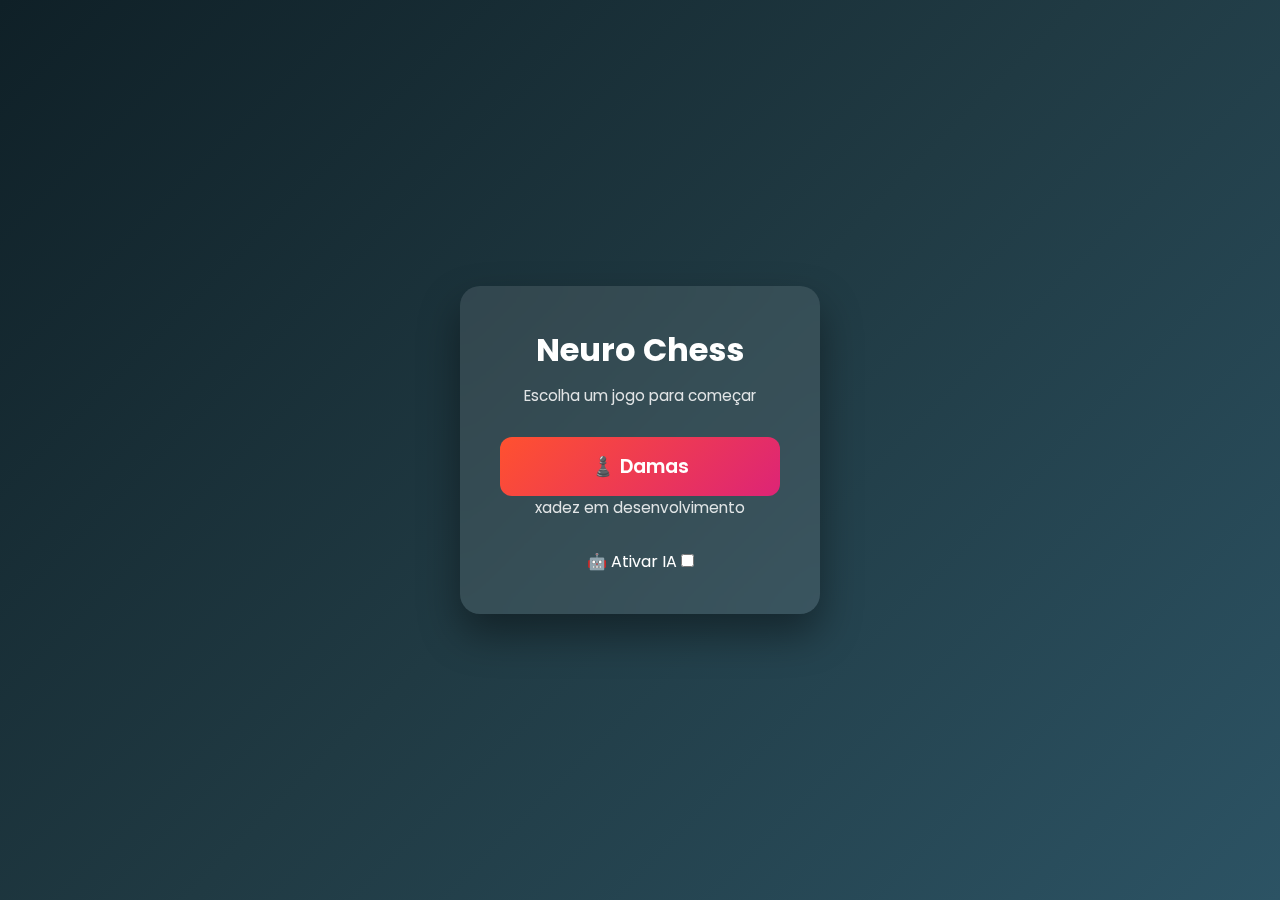
<file: index.html>
<!DOCTYPE html>
<html lang="pt-BR">
<head>
    <meta charset="UTF-8">
    <title>Damas | Menu</title>
    <link rel="stylesheet" href="css/style.css">
    <link href="https://fonts.googleapis.com/css2?family=Poppins:wght@300;400;600&display=swap" rel="stylesheet">
</head>
<body>
    <div class="container">
        <div class="menu-card">
            <h1> Neuro Chess</h1>
            <p>Escolha um jogo para começar</p>

            <button class="game-button" onclick="entrarNoJogo()">
                ♟️ Damas
            </button>

            <p>xadez em desenvolvimento</p>
            <div class="ai-toggle">
                <span>🤖 Ativar IA</span>
                <label class="switch">
                    <input type="checkbox" id="aiSwitch">
                    <span class="slider"></span>
                </label>
            </div>
        </div>
    </div>

    <script>
        
        const aiSwitch = document.getElementById("aiSwitch");

        aiSwitch.checked = localStorage.getItem("useAI") === "true";

        aiSwitch.addEventListener("change", () => {
            localStorage.setItem("useAI", aiSwitch.checked);
        });

        function entrarNoJogo() {
            window.location.href = "game.html";
        }
    </script>
</body>
</html>
</file>
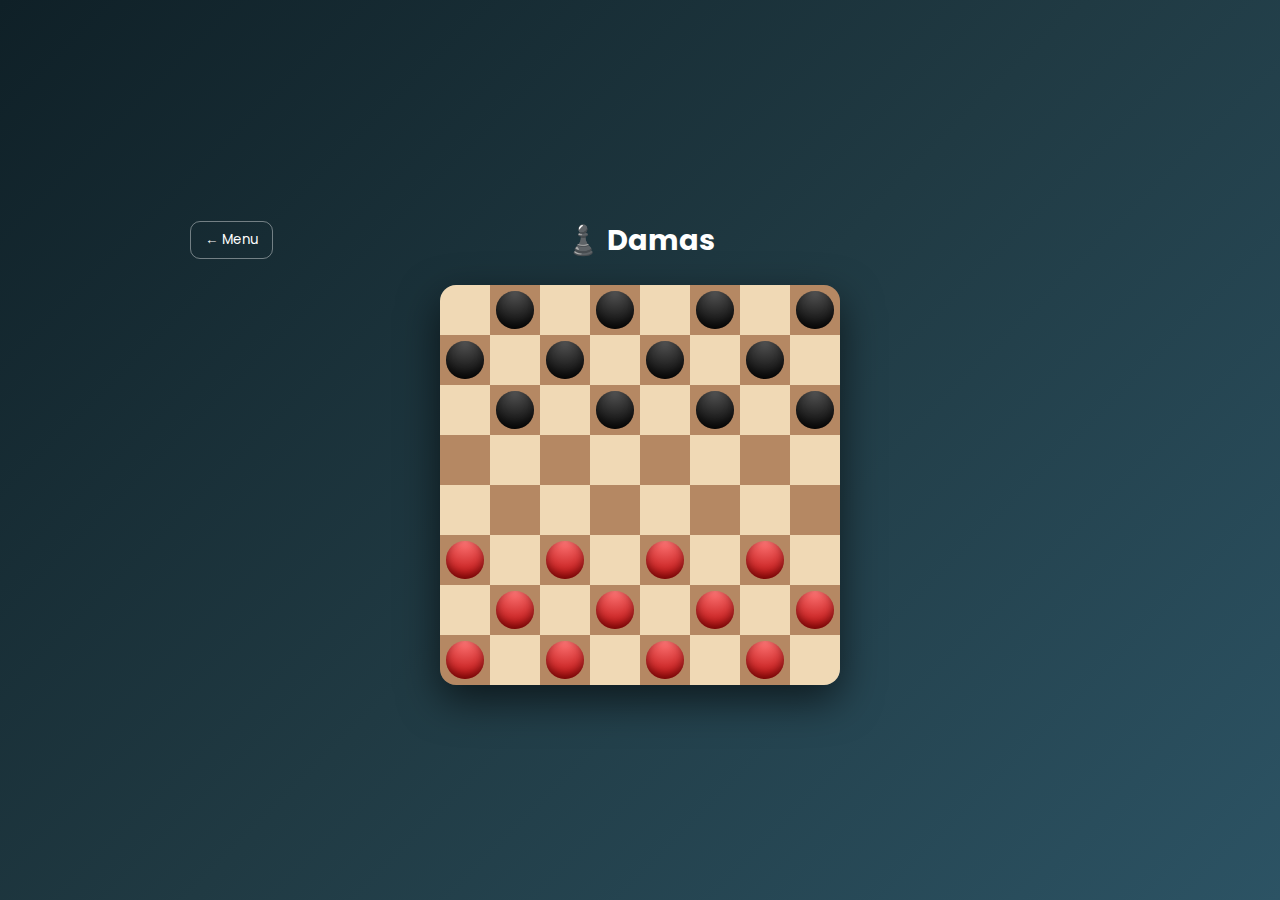
<file: game.html>
<!DOCTYPE html>
<html lang="pt-BR">
<head>
    <meta charset="UTF-8">
    <title>Damas | Jogo</title>
    <link rel="stylesheet" href="css/style.css">
    <link href="https://fonts.googleapis.com/css2?family=Poppins:wght@300;400;600&display=swap" rel="stylesheet">
</head>
<body>
    <div class="game-container">

        <header class="top-bar">
            <button class="back-button" onclick="goToMenu()">← Menu</button>
            <h1>♟️ Damas</h1>
        </header>

        <div class="board-wrapper">
            <div div id="board" class="board">

                <div class="square light"></div>
                <div class="square dark"><div class="piece black"></div></div>
                <div class="square light"></div>
                <div class="square dark"><div class="piece black"></div></div>
                <div class="square light"></div>
                <div class="square dark"><div class="piece black"></div></div>
                <div class="square light"></div>
                <div class="square dark"><div class="piece black"></div></div>

                <div class="square dark"><div class="piece black"></div></div>
                <div class="square light"></div>
                <div class="square dark"><div class="piece black"></div></div>
                <div class="square light"></div>
                <div class="square dark"><div class="piece black"></div></div>
                <div class="square light"></div>
                <div class="square dark"><div class="piece black"></div></div>
                <div class="square light"></div>

                <div class="square light"></div>
                <div class="square dark"><div class="piece black"></div></div>
                <div class="square light"></div>
                <div class="square dark"><div class="piece black"></div></div>
                <div class="square light"></div>
                <div class="square dark"><div class="piece black"></div></div>
                <div class="square light"></div>
                <div class="square dark"><div class="piece black"></div></div>

                <div class="square dark"></div>
                <div class="square light"></div>
                <div class="square dark"></div>
                <div class="square light"></div>
                <div class="square dark"></div>
                <div class="square light"></div>
                <div class="square dark"></div>
                <div class="square light"></div>

                <div class="square light"></div>
                <div class="square dark"></div>
                <div class="square light"></div>
                <div class="square dark"></div>
                <div class="square light"></div>
                <div class="square dark"></div>
                <div class="square light"></div>
                <div class="square dark"></div>

                <div class="square dark"><div class="piece red"></div></div>
                <div class="square light"></div>
                <div class="square dark"><div class="piece red"></div></div>
                <div class="square light"></div>
                <div class="square dark"><div class="piece red"></div></div>
                <div class="square light"></div>
                <div class="square dark"><div class="piece red"></div></div>
                <div class="square light"></div>

                <div class="square light"></div>
                <div class="square dark"><div class="piece red"></div></div>
                <div class="square light"></div>
                <div class="square dark"><div class="piece red"></div></div>
                <div class="square light"></div>
                <div class="square dark"><div class="piece red"></div></div>
                <div class="square light"></div>
                <div class="square dark"><div class="piece red"></div></div>

                <div class="square dark"><div class="piece red"></div></div>
                <div class="square light"></div>
                <div class="square dark"><div class="piece red"></div></div>
                <div class="square light"></div>
                <div class="square dark"><div class="piece red"></div></div>
                <div class="square light"></div>
                <div class="square dark"><div class="piece red"></div></div>
                <div class="square light"></div>
            </div>
        </div>
    </div>

    <script src="js/game.js">
        function voltar() {
            window.location.href = "index.html";
        }
    </script>
    <div id="game-over" class="game-over hidden">
        <div class="game-over-card">
            <h2 id="winner-text">Vencedor</h2>
            <button onclick="goToMenu()">Voltar ao Menu</button>
        </div>
    </div>

</body>

</html>
</file>
<file: css/style.css>
* {
    margin: 0;
    padding: 0;
    box-sizing: border-box;
    font-family: 'Poppins', sans-serif;
}

body {
    height: 100vh;
    background: linear-gradient(135deg, #0f2027, #203a43, #2c5364);
    display: flex;
    justify-content: center;
    align-items: center;
    color: #fff;
}

.container {
    width: 100%;
    display: flex;
    justify-content: center;
}

.menu-card {
    background: rgba(255, 255, 255, 0.1);
    backdrop-filter: blur(15px);
    border-radius: 20px;
    padding: 40px;
    width: 360px;
    text-align: center;
    box-shadow: 0 20px 40px rgba(0, 0, 0, 0.4);
    animation: fadeIn 1s ease;
}

.menu-card h1 {
    font-size: 2rem;
    margin-bottom: 10px;
}

.menu-card p {
    font-size: 0.95rem;
    opacity: 0.85;
    margin-bottom: 30px;
}

.game-button {
    width: 100%;
    padding: 15px;
    font-size: 1.2rem;
    font-weight: 600;
    color: #fff;
    background: linear-gradient(135deg, #ff512f, #dd2476);
    border: none;
    border-radius: 12px;
    cursor: pointer;
    transition: all 0.3s ease;
}

.game-button:hover {
    transform: translateY(-3px);
    box-shadow: 0 10px 25px rgba(255, 81, 47, 0.5);
}

.game-button:active {
    transform: scale(0.98);
}

@keyframes fadeIn {
    from {
        opacity: 0;
        transform: translateY(20px);
    }
    to {
        opacity: 1;
        transform: translateY(0);
    }
}

/* abaixo a interface do jogo */

.game-container {
    width: 100%;
    max-width: 900px;
    margin: auto;
}

.top-bar {
    position: relative;
    display: flex;
    align-items: center;
    height: 50px;
    margin-bottom: 20px;
}

.top-bar h1 {
    position: absolute;
    left: 50%;
    transform: translateX(-50%);
    font-size: 1.8rem;
}

.back-button {
    background: transparent;
    color: #fff;
    border: 1px solid rgba(255,255,255,0.4);
    padding: 8px 14px;
    border-radius: 10px;
    cursor: pointer;
    z-index: 2;
}

.board-wrapper {
    display: flex;
    justify-content: center;
}

.board {
    display: grid;
    grid-template-columns: repeat(8, 1fr);
    width: 400px;
    height: 400px;
    border-radius: 16px;
    overflow: hidden;
    box-shadow: 0 15px 40px rgba(0,0,0,0.6);
}

.square {
    display: flex;
    justify-content: center;
    align-items: center;
}

.square.light {
    background: #f0d9b5;
}

.square.dark {
    background: #b58863;
}

.piece {
    width: 75%;
    height: 75%;
    border-radius: 50%;
    box-shadow: inset 0 -4px 8px rgba(0,0,0,0.4);
}

.piece.red {
    background: radial-gradient(circle at top, #ff7676, #b30000);
}

.piece.black {
    background: radial-gradient(circle at top, #555, #000);
}

.piece.selected {
    outline: 3px solid #00ffcc;
    box-shadow: 0 0 15px rgba(0,255,204,0.8);
}

.square.highlight {
    box-shadow: inset 0 0 0 4px rgba(0,255,204,0.7);
    cursor: pointer;
}

.piece.king::after {
    content: "👑";
    font-size: 1.4rem;
    position: absolute;
}

/*end game*/
.game-over {
    position: fixed;
    inset: 0;
    background: rgba(0,0,0,0.75);
    display: flex;
    justify-content: center;
    align-items: center;
    z-index: 999;
}

.game-over-card {
    background: rgba(255,255,255,0.1);
    backdrop-filter: blur(15px);
    border-radius: 20px;
    padding: 40px 50px;
    text-align: center;
    color: #fff;
    box-shadow: 0 25px 50px rgba(0,0,0,0.6);
    animation: pop 0.4s ease;
}

.game-over-card h2 {
    font-size: 2rem;
    margin-bottom: 25px;
}

.game-over-card button {
    padding: 12px 30px;
    border-radius: 12px;
    border: none;
    font-size: 1rem;
    cursor: pointer;
    background: linear-gradient(135deg, #ff512f, #dd2476);
    color: white;
}

.hidden {
    display: none;
}

@keyframes pop {
    from {
        transform: scale(0.8);
        opacity: 0;
    }
    to {
        transform: scale(1);
        opacity: 1;
    }
}
</file>
